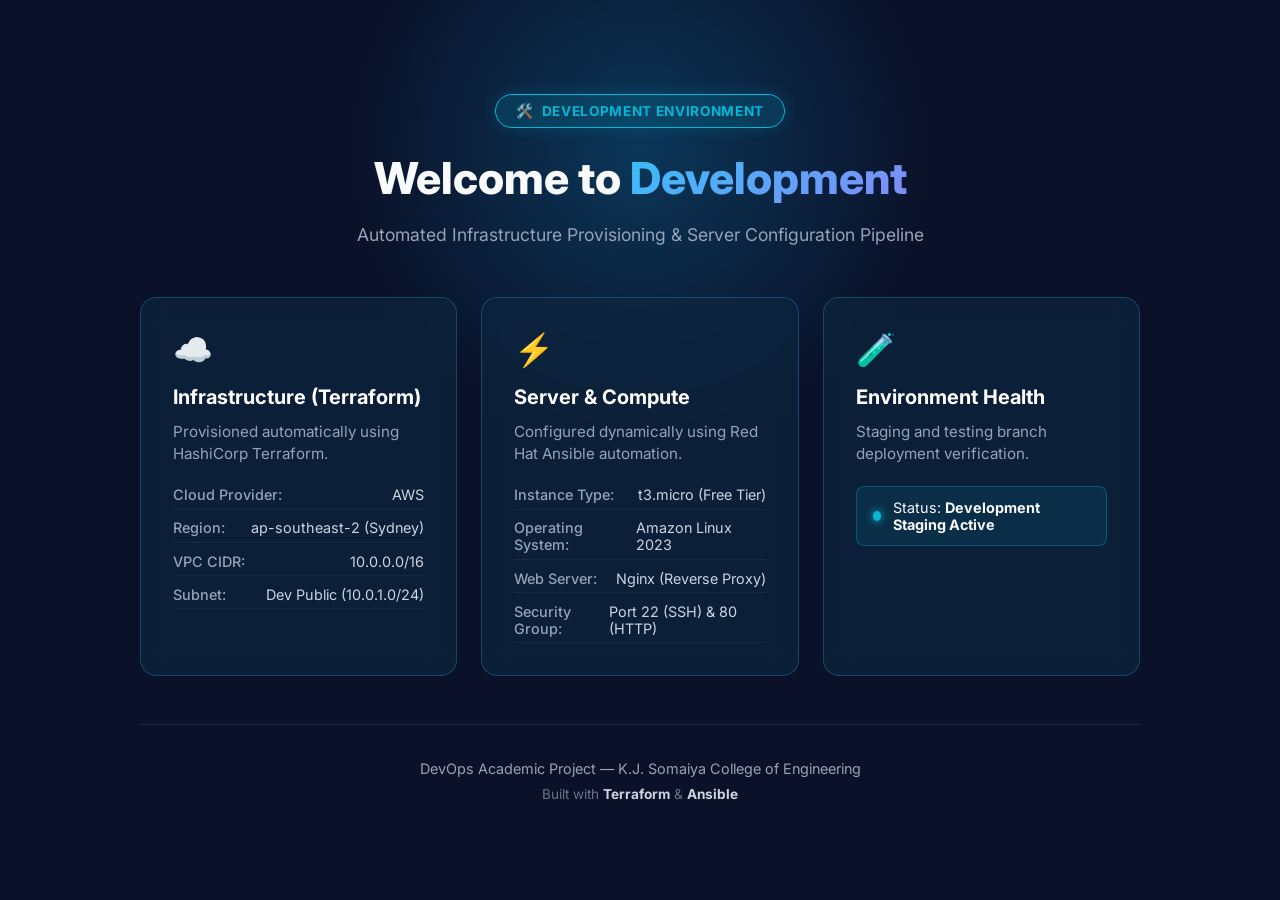
<file: files/dev/index.html>
<!DOCTYPE html>
<html lang="en">

<head>
  <meta charset="UTF-8">
  <meta name="viewport" content="width=device-width, initial-scale=1.0">
  <title>Development Environment — DevOps Web App</title>
  <link rel="stylesheet" href="style.css">
  <link rel="preconnect" href="https://fonts.googleapis.com">
  <link rel="preconnect" href="https://fonts.gstatic.com" crossorigin>
  <link href="https://fonts.googleapis.com/css2?family=Inter:wght@300;400;600;700;800&display=swap" rel="stylesheet">
</head>

<body>
  <div class="background-glow"></div>

  <div class="container">
    <!-- Environment Header Badge -->
    <header class="header">
      <div class="badge dev-badge">
        <span class="badge-icon">🛠️</span>
        <span class="badge-text">DEVELOPMENT ENVIRONMENT</span>
      </div>
      <h1 class="hero-title">Welcome to <span class="highlight">Development</span></h1>
      <p class="hero-subtitle">
        Automated Infrastructure Provisioning &amp; Server Configuration Pipeline
      </p>
    </header>

    <!-- Main Content Cards -->
    <main class="grid">
      <!-- Card 1: Infrastructure Info -->
      <div class="card">
        <div class="card-icon">☁️</div>
        <h3>Infrastructure (Terraform)</h3>
        <p>Provisioned automatically using HashiCorp Terraform.</p>
        <ul class="meta-list">
          <li><strong>Cloud Provider:</strong> AWS</li>
          <li><strong>Region:</strong> ap-southeast-2 (Sydney)</li>
          <li><strong>VPC CIDR:</strong> 10.0.0.0/16</li>
          <li><strong>Subnet:</strong> Dev Public (10.0.1.0/24)</li>
        </ul>
      </div>

      <!-- Card 2: Server Info -->
      <div class="card">
        <div class="card-icon">⚡</div>
        <h3>Server &amp; Compute</h3>
        <p>Configured dynamically using Red Hat Ansible automation.</p>
        <ul class="meta-list">
          <li><strong>Instance Type:</strong> t3.micro (Free Tier)</li>
          <li><strong>Operating System:</strong> Amazon Linux 2023</li>
          <li><strong>Web Server:</strong> Nginx (Reverse Proxy)</li>
          <li><strong>Security Group:</strong> Port 22 (SSH) &amp; 80 (HTTP)</li>
        </ul>
      </div>

      <!-- Card 3: Environment Status -->
      <div class="card">
        <div class="card-icon">🧪</div>
        <h3>Environment Health</h3>
        <p>Staging and testing branch deployment verification.</p>
        <div class="status-box">
          <span class="status-indicator"></span>
          <span>Status: <strong>Development Staging Active</strong></span>
        </div>
      </div>
    </main>

    <!-- Footer -->
    <footer class="footer">
      <p>DevOps Academic Project — K.J. Somaiya College of Engineering</p>
      <p class="credits">Built with <strong>Terraform</strong> &amp; <strong>Ansible</strong></p>
    </footer>
  </div>
</body>

</html>
</file>
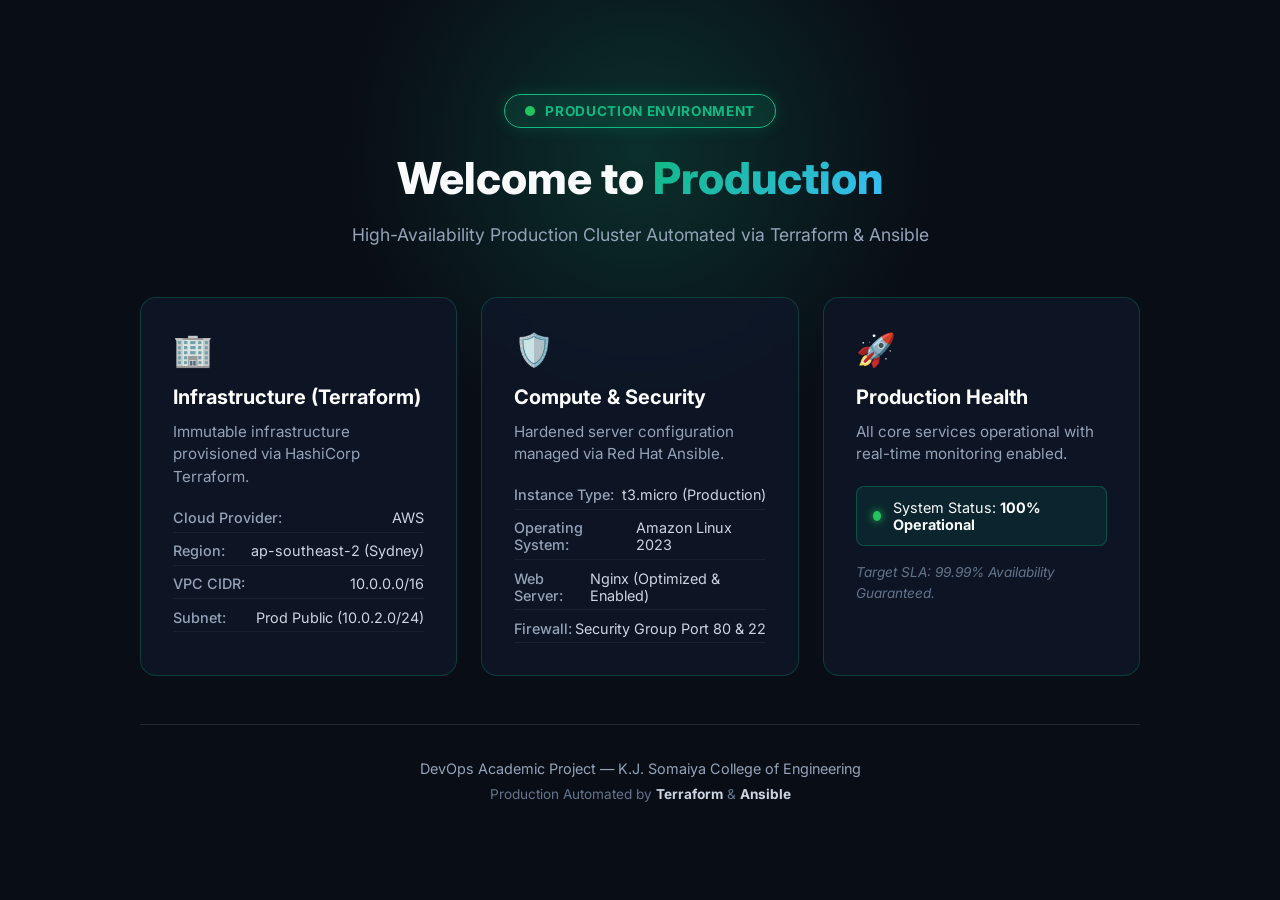
<file: files/prod/index.html>
<!DOCTYPE html>
<html lang="en">
<head>
  <meta charset="UTF-8">
  <meta name="viewport" content="width=device-width, initial-scale=1.0">
  <title>Production Cluster — DevOps Web App</title>
  <link rel="stylesheet" href="style.css">
  <link rel="preconnect" href="https://fonts.googleapis.com">
  <link rel="preconnect" href="https://fonts.gstatic.com" crossorigin>
  <link href="https://fonts.googleapis.com/css2?family=Inter:wght@300;400;600;700;800&display=swap" rel="stylesheet">
</head>
<body>
  <div class="background-glow"></div>
  
  <div class="container">
    <!-- Environment Header Badge -->
    <header class="header">
      <div class="badge prod-badge">
        <span class="pulsing-dot"></span>
        <span class="badge-text">PRODUCTION ENVIRONMENT</span>
      </div>
      <h1 class="hero-title">Welcome to <span class="highlight">Production</span></h1>
      <p class="hero-subtitle">
        High-Availability Production Cluster Automated via Terraform &amp; Ansible
      </p>
    </header>

    <!-- Main Content Cards -->
    <main class="grid">
      <!-- Card 1: Infrastructure Info -->
      <div class="card">
        <div class="card-icon">🏢</div>
        <h3>Infrastructure (Terraform)</h3>
        <p>Immutable infrastructure provisioned via HashiCorp Terraform.</p>
        <ul class="meta-list">
          <li><strong>Cloud Provider:</strong> AWS</li>
          <li><strong>Region:</strong> ap-southeast-2 (Sydney)</li>
          <li><strong>VPC CIDR:</strong> 10.0.0.0/16</li>
          <li><strong>Subnet:</strong> Prod Public (10.0.2.0/24)</li>
        </ul>
      </div>

      <!-- Card 2: Server Info -->
      <div class="card">
        <div class="card-icon">🛡️</div>
        <h3>Compute &amp; Security</h3>
        <p>Hardened server configuration managed via Red Hat Ansible.</p>
        <ul class="meta-list">
          <li><strong>Instance Type:</strong> t3.micro (Production)</li>
          <li><strong>Operating System:</strong> Amazon Linux 2023</li>
          <li><strong>Web Server:</strong> Nginx (Optimized &amp; Enabled)</li>
          <li><strong>Firewall:</strong> Security Group Port 80 &amp; 22</li>
        </ul>
      </div>

      <!-- Card 3: Production Health -->
      <div class="card">
        <div class="card-icon">🚀</div>
        <h3>Production Health</h3>
        <p>All core services operational with real-time monitoring enabled.</p>
        <div class="status-box">
          <span class="pulse-indicator"></span>
          <span>System Status: <strong>100% Operational</strong></span>
        </div>
        <p class="card-note">Target SLA: 99.99% Availability Guaranteed.</p>
      </div>
    </main>

    <!-- Footer -->
    <footer class="footer">
      <p>DevOps Academic Project — K.J. Somaiya College of Engineering</p>
      <p class="credits">Production Automated by <strong>Terraform</strong> &amp; <strong>Ansible</strong></p>
    </footer>
  </div>
</body>
</html>
</file>
<file: files/dev/style.css>
/* ==============================================================================
   Development Environment Stylesheet
   Theme: Vibrant Tech Blue & Cyan (Dev Mode)
   ============================================================================== */

:root {
  --bg-primary: #0a1128;
  --bg-secondary: #001e3d;
  --card-bg: rgba(13, 37, 63, 0.7);
  --card-border: rgba(56, 189, 248, 0.25);
  --text-primary: #f8fafc;
  --text-secondary: #94a3b8;
  --accent-blue: #38bdf8;
  --accent-cyan: #06b6d4;
  --dev-badge-bg: rgba(6, 182, 212, 0.15);
  --dev-badge-border: #06b6d4;
}

* {
  box-sizing: border-box;
  margin: 0;
  padding: 0;
}

body {
  font-family: 'Inter', sans-serif;
  background-color: var(--bg-primary);
  color: var(--text-primary);
  min-height: 100vh;
  display: flex;
  align-items: center;
  justify-content: center;
  position: relative;
  overflow-x: hidden;
  padding: 2rem 1rem;
}

/* Background gradient glow */
.background-glow {
  position: absolute;
  top: -150px;
  left: 50%;
  transform: translateX(-50%);
  width: 600px;
  height: 600px;
  background: radial-gradient(circle, rgba(14, 165, 233, 0.25) 0%, rgba(10, 17, 40, 0) 70%);
  pointer-events: none;
  z-index: 0;
}

.container {
  position: relative;
  z-index: 1;
  max-width: 1000px;
  width: 100%;
  margin: 0 auto;
}

/* Header */
.header {
  text-align: center;
  margin-bottom: 3rem;
}

.badge {
  display: inline-flex;
  align-items: center;
  gap: 0.5rem;
  padding: 0.5rem 1.25rem;
  border-radius: 9999px;
  font-size: 0.85rem;
  font-weight: 700;
  letter-spacing: 0.05em;
  margin-bottom: 1.5rem;
  background: var(--dev-badge-bg);
  border: 1px solid var(--dev-badge-border);
  color: var(--accent-cyan);
  box-shadow: 0 0 15px rgba(6, 182, 212, 0.2);
}

.hero-title {
  font-size: 2.75rem;
  font-weight: 800;
  line-height: 1.2;
  margin-bottom: 1rem;
}

.hero-title .highlight {
  background: linear-gradient(135deg, #38bdf8 0%, #818cf8 100%);
  -webkit-background-clip: text;
  -webkit-text-fill-color: transparent;
}

.hero-subtitle {
  font-size: 1.1rem;
  color: var(--text-secondary);
  max-width: 600px;
  margin: 0 auto;
  line-height: 1.6;
}

/* Grid & Cards */
.grid {
  display: grid;
  grid-template-columns: repeat(auto-fit, minmax(280px, 1fr));
  gap: 1.5rem;
  margin-bottom: 3rem;
}

.card {
  background: var(--card-bg);
  border: 1px solid var(--card-border);
  border-radius: 16px;
  padding: 2rem;
  backdrop-filter: blur(12px);
  transition: transform 0.25s ease, box-shadow 0.25s ease, border-color 0.25s ease;
}

.card:hover {
  transform: translateY(-5px);
  border-color: var(--accent-blue);
  box-shadow: 0 10px 25px rgba(56, 189, 248, 0.15);
}

.card-icon {
  font-size: 2rem;
  margin-bottom: 1rem;
}

.card h3 {
  font-size: 1.25rem;
  font-weight: 700;
  margin-bottom: 0.75rem;
  color: #fff;
}

.card p {
  color: var(--text-secondary);
  font-size: 0.95rem;
  line-height: 1.5;
  margin-bottom: 1.25rem;
}

.meta-list {
  list-style: none;
  font-size: 0.9rem;
  display: flex;
  flex-direction: column;
  gap: 0.6rem;
}

.meta-list li {
  color: #cbd5e1;
  display: flex;
  justify-content: space-between;
  border-bottom: 1px solid rgba(255, 255, 255, 0.05);
  padding-bottom: 0.35rem;
}

.meta-list li strong {
  color: var(--text-secondary);
  font-weight: 500;
}

.status-box {
  display: flex;
  align-items: center;
  gap: 0.75rem;
  padding: 0.75rem 1rem;
  background: rgba(6, 182, 212, 0.1);
  border-radius: 8px;
  border: 1px solid rgba(6, 182, 212, 0.3);
  font-size: 0.9rem;
  margin-bottom: 1rem;
}

.status-indicator {
  width: 10px;
  height: 10px;
  background-color: var(--accent-cyan);
  border-radius: 50%;
  box-shadow: 0 0 8px var(--accent-cyan);
}

.card-note {
  font-size: 0.85rem !important;
  color: #64748b !important;
  font-style: italic;
  margin-bottom: 0 !important;
}

/* Footer */
.footer {
  text-align: center;
  border-top: 1px solid rgba(255, 255, 255, 0.1);
  padding-top: 2rem;
  color: var(--text-secondary);
  font-size: 0.9rem;
  line-height: 1.6;
}

.footer .credits {
  font-size: 0.85rem;
  margin-top: 0.25rem;
  color: #64748b;
}

.footer strong {
  color: #cbd5e1;
}

@media (max-width: 640px) {
  .hero-title {
    font-size: 2rem;
  }
}
</file>
<file: files/prod/style.css>
/* ==============================================================================
   Production Environment Stylesheet
   Theme: Deep Slate & Emerald / Crimson (Production Live Mode)
   ============================================================================== */

:root {
  --bg-primary: #090d16;
  --bg-secondary: #0f172a;
  --card-bg: rgba(15, 23, 42, 0.75);
  --card-border: rgba(16, 185, 129, 0.25);
  --text-primary: #f8fafc;
  --text-secondary: #94a3b8;
  --accent-emerald: #10b981;
  --accent-green: #22c55e;
  --prod-badge-bg: rgba(16, 185, 129, 0.12);
  --prod-badge-border: #10b981;
}

* {
  box-sizing: border-box;
  margin: 0;
  padding: 0;
}

body {
  font-family: 'Inter', sans-serif;
  background-color: var(--bg-primary);
  color: var(--text-primary);
  min-height: 100vh;
  display: flex;
  align-items: center;
  justify-content: center;
  position: relative;
  overflow-x: hidden;
  padding: 2rem 1rem;
}

/* Background gradient glow */
.background-glow {
  position: absolute;
  top: -150px;
  left: 50%;
  transform: translateX(-50%);
  width: 600px;
  height: 600px;
  background: radial-gradient(circle, rgba(16, 185, 129, 0.2) 0%, rgba(9, 13, 22, 0) 70%);
  pointer-events: none;
  z-index: 0;
}

.container {
  position: relative;
  z-index: 1;
  max-width: 1000px;
  width: 100%;
  margin: 0 auto;
}

/* Header */
.header {
  text-align: center;
  margin-bottom: 3rem;
}

.badge {
  display: inline-flex;
  align-items: center;
  gap: 0.65rem;
  padding: 0.5rem 1.25rem;
  border-radius: 9999px;
  font-size: 0.85rem;
  font-weight: 700;
  letter-spacing: 0.05em;
  margin-bottom: 1.5rem;
  background: var(--prod-badge-bg);
  border: 1px solid var(--prod-badge-border);
  color: var(--accent-emerald);
  box-shadow: 0 0 15px rgba(16, 185, 129, 0.2);
}

/* Live Pulsing Dot */
.pulsing-dot {
  width: 10px;
  height: 10px;
  background-color: var(--accent-green);
  border-radius: 50%;
  display: inline-block;
  box-shadow: 0 0 0 0 rgba(34, 197, 94, 0.7);
  animation: pulse 1.8s infinite;
}

@keyframes pulse {
  0% {
    transform: scale(0.95);
    box-shadow: 0 0 0 0 rgba(34, 197, 94, 0.7);
  }
  70% {
    transform: scale(1);
    box-shadow: 0 0 0 10px rgba(34, 197, 94, 0);
  }
  100% {
    transform: scale(0.95);
    box-shadow: 0 0 0 0 rgba(34, 197, 94, 0);
  }
}

.hero-title {
  font-size: 2.75rem;
  font-weight: 800;
  line-height: 1.2;
  margin-bottom: 1rem;
}

.hero-title .highlight {
  background: linear-gradient(135deg, #10b981 0%, #38bdf8 100%);
  -webkit-background-clip: text;
  -webkit-text-fill-color: transparent;
}

.hero-subtitle {
  font-size: 1.1rem;
  color: var(--text-secondary);
  max-width: 600px;
  margin: 0 auto;
  line-height: 1.6;
}

/* Grid & Cards */
.grid {
  display: grid;
  grid-template-columns: repeat(auto-fit, minmax(280px, 1fr));
  gap: 1.5rem;
  margin-bottom: 3rem;
}

.card {
  background: var(--card-bg);
  border: 1px solid var(--card-border);
  border-radius: 16px;
  padding: 2rem;
  backdrop-filter: blur(12px);
  transition: transform 0.25s ease, box-shadow 0.25s ease, border-color 0.25s ease;
}

.card:hover {
  transform: translateY(-5px);
  border-color: var(--accent-emerald);
  box-shadow: 0 10px 25px rgba(16, 185, 129, 0.15);
}

.card-icon {
  font-size: 2rem;
  margin-bottom: 1rem;
}

.card h3 {
  font-size: 1.25rem;
  font-weight: 700;
  margin-bottom: 0.75rem;
  color: #fff;
}

.card p {
  color: var(--text-secondary);
  font-size: 0.95rem;
  line-height: 1.5;
  margin-bottom: 1.25rem;
}

.meta-list {
  list-style: none;
  font-size: 0.9rem;
  display: flex;
  flex-direction: column;
  gap: 0.6rem;
}

.meta-list li {
  color: #cbd5e1;
  display: flex;
  justify-content: space-between;
  border-bottom: 1px solid rgba(255, 255, 255, 0.05);
  padding-bottom: 0.35rem;
}

.meta-list li strong {
  color: var(--text-secondary);
  font-weight: 500;
}

.status-box {
  display: flex;
  align-items: center;
  gap: 0.75rem;
  padding: 0.75rem 1rem;
  background: rgba(16, 185, 129, 0.1);
  border-radius: 8px;
  border: 1px solid rgba(16, 185, 129, 0.3);
  font-size: 0.9rem;
  margin-bottom: 1rem;
}

.pulse-indicator {
  width: 10px;
  height: 10px;
  background-color: var(--accent-green);
  border-radius: 50%;
  box-shadow: 0 0 8px var(--accent-green);
}

.card-note {
  font-size: 0.85rem !important;
  color: #64748b !important;
  font-style: italic;
  margin-bottom: 0 !important;
}

/* Footer */
.footer {
  text-align: center;
  border-top: 1px solid rgba(255, 255, 255, 0.1);
  padding-top: 2rem;
  color: var(--text-secondary);
  font-size: 0.9rem;
  line-height: 1.6;
}

.footer .credits {
  font-size: 0.85rem;
  margin-top: 0.25rem;
  color: #64748b;
}

.footer strong {
  color: #cbd5e1;
}

@media (max-width: 640px) {
  .hero-title {
    font-size: 2rem;
  }
}
</file>
